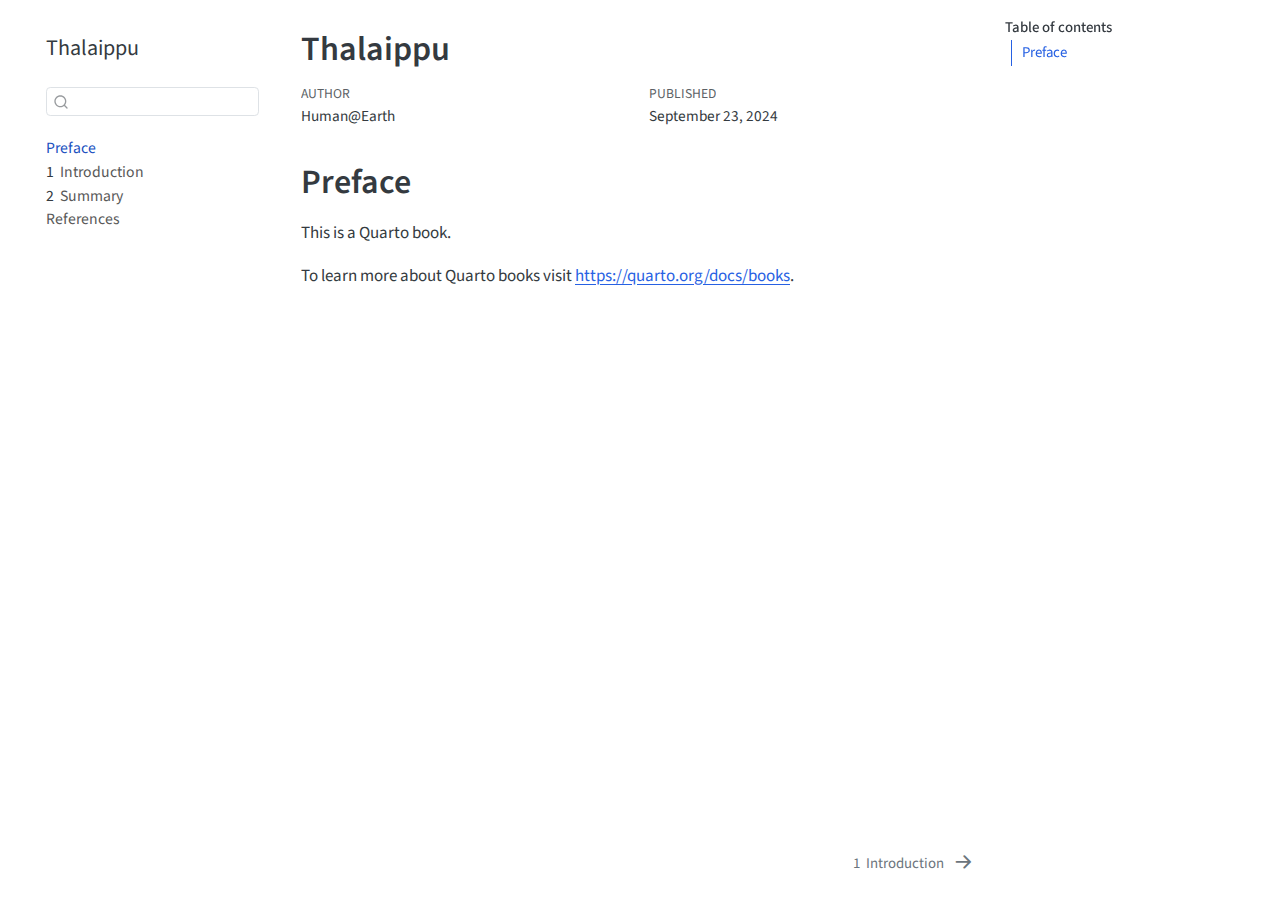
<file: 1/_book/index.html>
<!DOCTYPE html>
<html xmlns="http://www.w3.org/1999/xhtml" lang="en" xml:lang="en"><head>

<meta charset="utf-8">
<meta name="generator" content="quarto-1.5.57">

<meta name="viewport" content="width=device-width, initial-scale=1.0, user-scalable=yes">

<meta name="author" content="Human@Earth">
<meta name="dcterms.date" content="2024-09-23">

<title>Thalaippu</title>
<style>
code{white-space: pre-wrap;}
span.smallcaps{font-variant: small-caps;}
div.columns{display: flex; gap: min(4vw, 1.5em);}
div.column{flex: auto; overflow-x: auto;}
div.hanging-indent{margin-left: 1.5em; text-indent: -1.5em;}
ul.task-list{list-style: none;}
ul.task-list li input[type="checkbox"] {
  width: 0.8em;
  margin: 0 0.8em 0.2em -1em; /* quarto-specific, see https://github.com/quarto-dev/quarto-cli/issues/4556 */ 
  vertical-align: middle;
}
</style>


<script src="site_libs/quarto-nav/quarto-nav.js"></script>
<script src="site_libs/quarto-nav/headroom.min.js"></script>
<script src="site_libs/clipboard/clipboard.min.js"></script>
<script src="site_libs/quarto-search/autocomplete.umd.js"></script>
<script src="site_libs/quarto-search/fuse.min.js"></script>
<script src="site_libs/quarto-search/quarto-search.js"></script>
<meta name="quarto:offset" content="./">
<link href="./intro.html" rel="next">
<script src="site_libs/quarto-html/quarto.js"></script>
<script src="site_libs/quarto-html/popper.min.js"></script>
<script src="site_libs/quarto-html/tippy.umd.min.js"></script>
<script src="site_libs/quarto-html/anchor.min.js"></script>
<link href="site_libs/quarto-html/tippy.css" rel="stylesheet">
<link href="site_libs/quarto-html/quarto-syntax-highlighting.css" rel="stylesheet" id="quarto-text-highlighting-styles">
<script src="site_libs/bootstrap/bootstrap.min.js"></script>
<link href="site_libs/bootstrap/bootstrap-icons.css" rel="stylesheet">
<link href="site_libs/bootstrap/bootstrap.min.css" rel="stylesheet" id="quarto-bootstrap" data-mode="light">
<script id="quarto-search-options" type="application/json">{
  "location": "sidebar",
  "copy-button": false,
  "collapse-after": 3,
  "panel-placement": "start",
  "type": "textbox",
  "limit": 50,
  "keyboard-shortcut": [
    "f",
    "/",
    "s"
  ],
  "show-item-context": false,
  "language": {
    "search-no-results-text": "No results",
    "search-matching-documents-text": "matching documents",
    "search-copy-link-title": "Copy link to search",
    "search-hide-matches-text": "Hide additional matches",
    "search-more-match-text": "more match in this document",
    "search-more-matches-text": "more matches in this document",
    "search-clear-button-title": "Clear",
    "search-text-placeholder": "",
    "search-detached-cancel-button-title": "Cancel",
    "search-submit-button-title": "Submit",
    "search-label": "Search"
  }
}</script>


</head>

<body class="nav-sidebar floating">

<div id="quarto-search-results"></div>
  <header id="quarto-header" class="headroom fixed-top">
  <nav class="quarto-secondary-nav">
    <div class="container-fluid d-flex">
      <button type="button" class="quarto-btn-toggle btn" data-bs-toggle="collapse" role="button" data-bs-target=".quarto-sidebar-collapse-item" aria-controls="quarto-sidebar" aria-expanded="false" aria-label="Toggle sidebar navigation" onclick="if (window.quartoToggleHeadroom) { window.quartoToggleHeadroom(); }">
        <i class="bi bi-layout-text-sidebar-reverse"></i>
      </button>
        <nav class="quarto-page-breadcrumbs" aria-label="breadcrumb"><ol class="breadcrumb"><li class="breadcrumb-item"><a href="./index.html">Preface</a></li></ol></nav>
        <a class="flex-grow-1" role="navigation" data-bs-toggle="collapse" data-bs-target=".quarto-sidebar-collapse-item" aria-controls="quarto-sidebar" aria-expanded="false" aria-label="Toggle sidebar navigation" onclick="if (window.quartoToggleHeadroom) { window.quartoToggleHeadroom(); }">      
        </a>
      <button type="button" class="btn quarto-search-button" aria-label="Search" onclick="window.quartoOpenSearch();">
        <i class="bi bi-search"></i>
      </button>
    </div>
  </nav>
</header>
<!-- content -->
<div id="quarto-content" class="quarto-container page-columns page-rows-contents page-layout-article">
<!-- sidebar -->
  <nav id="quarto-sidebar" class="sidebar collapse collapse-horizontal quarto-sidebar-collapse-item sidebar-navigation floating overflow-auto">
    <div class="pt-lg-2 mt-2 text-left sidebar-header">
    <div class="sidebar-title mb-0 py-0">
      <a href="./">Thalaippu</a> 
    </div>
      </div>
        <div class="mt-2 flex-shrink-0 align-items-center">
        <div class="sidebar-search">
        <div id="quarto-search" class="" title="Search"></div>
        </div>
        </div>
    <div class="sidebar-menu-container"> 
    <ul class="list-unstyled mt-1">
        <li class="sidebar-item">
  <div class="sidebar-item-container"> 
  <a href="./index.html" class="sidebar-item-text sidebar-link active">
 <span class="menu-text">Preface</span></a>
  </div>
</li>
        <li class="sidebar-item">
  <div class="sidebar-item-container"> 
  <a href="./intro.html" class="sidebar-item-text sidebar-link">
 <span class="menu-text"><span class="chapter-number">1</span>&nbsp; <span class="chapter-title">Introduction</span></span></a>
  </div>
</li>
        <li class="sidebar-item">
  <div class="sidebar-item-container"> 
  <a href="./summary.html" class="sidebar-item-text sidebar-link">
 <span class="menu-text"><span class="chapter-number">2</span>&nbsp; <span class="chapter-title">Summary</span></span></a>
  </div>
</li>
        <li class="sidebar-item">
  <div class="sidebar-item-container"> 
  <a href="./references.html" class="sidebar-item-text sidebar-link">
 <span class="menu-text">References</span></a>
  </div>
</li>
    </ul>
    </div>
</nav>
<div id="quarto-sidebar-glass" class="quarto-sidebar-collapse-item" data-bs-toggle="collapse" data-bs-target=".quarto-sidebar-collapse-item"></div>
<!-- margin-sidebar -->
    <div id="quarto-margin-sidebar" class="sidebar margin-sidebar">
        <nav id="TOC" role="doc-toc" class="toc-active">
    <h2 id="toc-title">Table of contents</h2>
   
  <ul>
  <li><a href="#preface" id="toc-preface" class="nav-link active" data-scroll-target="#preface">Preface</a></li>
  </ul>
</nav>
    </div>
<!-- main -->
<main class="content" id="quarto-document-content">

<header id="title-block-header" class="quarto-title-block default">
<div class="quarto-title">
<h1 class="title">Thalaippu</h1>
</div>



<div class="quarto-title-meta">

    <div>
    <div class="quarto-title-meta-heading">Author</div>
    <div class="quarto-title-meta-contents">
             <p>Human@Earth </p>
          </div>
  </div>
    
    <div>
    <div class="quarto-title-meta-heading">Published</div>
    <div class="quarto-title-meta-contents">
      <p class="date">September 23, 2024</p>
    </div>
  </div>
  
    
  </div>
  


</header>


<section id="preface" class="level1 unnumbered">
<h1 class="unnumbered">Preface</h1>
<p>This is a Quarto book.</p>
<p>To learn more about Quarto books visit <a href="https://quarto.org/docs/books" class="uri">https://quarto.org/docs/books</a>.</p>


</section>

</main> <!-- /main -->
<script id="quarto-html-after-body" type="application/javascript">
window.document.addEventListener("DOMContentLoaded", function (event) {
  const toggleBodyColorMode = (bsSheetEl) => {
    const mode = bsSheetEl.getAttribute("data-mode");
    const bodyEl = window.document.querySelector("body");
    if (mode === "dark") {
      bodyEl.classList.add("quarto-dark");
      bodyEl.classList.remove("quarto-light");
    } else {
      bodyEl.classList.add("quarto-light");
      bodyEl.classList.remove("quarto-dark");
    }
  }
  const toggleBodyColorPrimary = () => {
    const bsSheetEl = window.document.querySelector("link#quarto-bootstrap");
    if (bsSheetEl) {
      toggleBodyColorMode(bsSheetEl);
    }
  }
  toggleBodyColorPrimary();  
  const icon = "";
  const anchorJS = new window.AnchorJS();
  anchorJS.options = {
    placement: 'right',
    icon: icon
  };
  anchorJS.add('.anchored');
  const isCodeAnnotation = (el) => {
    for (const clz of el.classList) {
      if (clz.startsWith('code-annotation-')) {                     
        return true;
      }
    }
    return false;
  }
  const onCopySuccess = function(e) {
    // button target
    const button = e.trigger;
    // don't keep focus
    button.blur();
    // flash "checked"
    button.classList.add('code-copy-button-checked');
    var currentTitle = button.getAttribute("title");
    button.setAttribute("title", "Copied!");
    let tooltip;
    if (window.bootstrap) {
      button.setAttribute("data-bs-toggle", "tooltip");
      button.setAttribute("data-bs-placement", "left");
      button.setAttribute("data-bs-title", "Copied!");
      tooltip = new bootstrap.Tooltip(button, 
        { trigger: "manual", 
          customClass: "code-copy-button-tooltip",
          offset: [0, -8]});
      tooltip.show();    
    }
    setTimeout(function() {
      if (tooltip) {
        tooltip.hide();
        button.removeAttribute("data-bs-title");
        button.removeAttribute("data-bs-toggle");
        button.removeAttribute("data-bs-placement");
      }
      button.setAttribute("title", currentTitle);
      button.classList.remove('code-copy-button-checked');
    }, 1000);
    // clear code selection
    e.clearSelection();
  }
  const getTextToCopy = function(trigger) {
      const codeEl = trigger.previousElementSibling.cloneNode(true);
      for (const childEl of codeEl.children) {
        if (isCodeAnnotation(childEl)) {
          childEl.remove();
        }
      }
      return codeEl.innerText;
  }
  const clipboard = new window.ClipboardJS('.code-copy-button:not([data-in-quarto-modal])', {
    text: getTextToCopy
  });
  clipboard.on('success', onCopySuccess);
  if (window.document.getElementById('quarto-embedded-source-code-modal')) {
    // For code content inside modals, clipBoardJS needs to be initialized with a container option
    // TODO: Check when it could be a function (https://github.com/zenorocha/clipboard.js/issues/860)
    const clipboardModal = new window.ClipboardJS('.code-copy-button[data-in-quarto-modal]', {
      text: getTextToCopy,
      container: window.document.getElementById('quarto-embedded-source-code-modal')
    });
    clipboardModal.on('success', onCopySuccess);
  }
    var localhostRegex = new RegExp(/^(?:http|https):\/\/localhost\:?[0-9]*\//);
    var mailtoRegex = new RegExp(/^mailto:/);
      var filterRegex = new RegExp('/' + window.location.host + '/');
    var isInternal = (href) => {
        return filterRegex.test(href) || localhostRegex.test(href) || mailtoRegex.test(href);
    }
    // Inspect non-navigation links and adorn them if external
 	var links = window.document.querySelectorAll('a[href]:not(.nav-link):not(.navbar-brand):not(.toc-action):not(.sidebar-link):not(.sidebar-item-toggle):not(.pagination-link):not(.no-external):not([aria-hidden]):not(.dropdown-item):not(.quarto-navigation-tool):not(.about-link)');
    for (var i=0; i<links.length; i++) {
      const link = links[i];
      if (!isInternal(link.href)) {
        // undo the damage that might have been done by quarto-nav.js in the case of
        // links that we want to consider external
        if (link.dataset.originalHref !== undefined) {
          link.href = link.dataset.originalHref;
        }
      }
    }
  function tippyHover(el, contentFn, onTriggerFn, onUntriggerFn) {
    const config = {
      allowHTML: true,
      maxWidth: 500,
      delay: 100,
      arrow: false,
      appendTo: function(el) {
          return el.parentElement;
      },
      interactive: true,
      interactiveBorder: 10,
      theme: 'quarto',
      placement: 'bottom-start',
    };
    if (contentFn) {
      config.content = contentFn;
    }
    if (onTriggerFn) {
      config.onTrigger = onTriggerFn;
    }
    if (onUntriggerFn) {
      config.onUntrigger = onUntriggerFn;
    }
    window.tippy(el, config); 
  }
  const noterefs = window.document.querySelectorAll('a[role="doc-noteref"]');
  for (var i=0; i<noterefs.length; i++) {
    const ref = noterefs[i];
    tippyHover(ref, function() {
      // use id or data attribute instead here
      let href = ref.getAttribute('data-footnote-href') || ref.getAttribute('href');
      try { href = new URL(href).hash; } catch {}
      const id = href.replace(/^#\/?/, "");
      const note = window.document.getElementById(id);
      if (note) {
        return note.innerHTML;
      } else {
        return "";
      }
    });
  }
  const xrefs = window.document.querySelectorAll('a.quarto-xref');
  const processXRef = (id, note) => {
    // Strip column container classes
    const stripColumnClz = (el) => {
      el.classList.remove("page-full", "page-columns");
      if (el.children) {
        for (const child of el.children) {
          stripColumnClz(child);
        }
      }
    }
    stripColumnClz(note)
    if (id === null || id.startsWith('sec-')) {
      // Special case sections, only their first couple elements
      const container = document.createElement("div");
      if (note.children && note.children.length > 2) {
        container.appendChild(note.children[0].cloneNode(true));
        for (let i = 1; i < note.children.length; i++) {
          const child = note.children[i];
          if (child.tagName === "P" && child.innerText === "") {
            continue;
          } else {
            container.appendChild(child.cloneNode(true));
            break;
          }
        }
        if (window.Quarto?.typesetMath) {
          window.Quarto.typesetMath(container);
        }
        return container.innerHTML
      } else {
        if (window.Quarto?.typesetMath) {
          window.Quarto.typesetMath(note);
        }
        return note.innerHTML;
      }
    } else {
      // Remove any anchor links if they are present
      const anchorLink = note.querySelector('a.anchorjs-link');
      if (anchorLink) {
        anchorLink.remove();
      }
      if (window.Quarto?.typesetMath) {
        window.Quarto.typesetMath(note);
      }
      // TODO in 1.5, we should make sure this works without a callout special case
      if (note.classList.contains("callout")) {
        return note.outerHTML;
      } else {
        return note.innerHTML;
      }
    }
  }
  for (var i=0; i<xrefs.length; i++) {
    const xref = xrefs[i];
    tippyHover(xref, undefined, function(instance) {
      instance.disable();
      let url = xref.getAttribute('href');
      let hash = undefined; 
      if (url.startsWith('#')) {
        hash = url;
      } else {
        try { hash = new URL(url).hash; } catch {}
      }
      if (hash) {
        const id = hash.replace(/^#\/?/, "");
        const note = window.document.getElementById(id);
        if (note !== null) {
          try {
            const html = processXRef(id, note.cloneNode(true));
            instance.setContent(html);
          } finally {
            instance.enable();
            instance.show();
          }
        } else {
          // See if we can fetch this
          fetch(url.split('#')[0])
          .then(res => res.text())
          .then(html => {
            const parser = new DOMParser();
            const htmlDoc = parser.parseFromString(html, "text/html");
            const note = htmlDoc.getElementById(id);
            if (note !== null) {
              const html = processXRef(id, note);
              instance.setContent(html);
            } 
          }).finally(() => {
            instance.enable();
            instance.show();
          });
        }
      } else {
        // See if we can fetch a full url (with no hash to target)
        // This is a special case and we should probably do some content thinning / targeting
        fetch(url)
        .then(res => res.text())
        .then(html => {
          const parser = new DOMParser();
          const htmlDoc = parser.parseFromString(html, "text/html");
          const note = htmlDoc.querySelector('main.content');
          if (note !== null) {
            // This should only happen for chapter cross references
            // (since there is no id in the URL)
            // remove the first header
            if (note.children.length > 0 && note.children[0].tagName === "HEADER") {
              note.children[0].remove();
            }
            const html = processXRef(null, note);
            instance.setContent(html);
          } 
        }).finally(() => {
          instance.enable();
          instance.show();
        });
      }
    }, function(instance) {
    });
  }
      let selectedAnnoteEl;
      const selectorForAnnotation = ( cell, annotation) => {
        let cellAttr = 'data-code-cell="' + cell + '"';
        let lineAttr = 'data-code-annotation="' +  annotation + '"';
        const selector = 'span[' + cellAttr + '][' + lineAttr + ']';
        return selector;
      }
      const selectCodeLines = (annoteEl) => {
        const doc = window.document;
        const targetCell = annoteEl.getAttribute("data-target-cell");
        const targetAnnotation = annoteEl.getAttribute("data-target-annotation");
        const annoteSpan = window.document.querySelector(selectorForAnnotation(targetCell, targetAnnotation));
        const lines = annoteSpan.getAttribute("data-code-lines").split(",");
        const lineIds = lines.map((line) => {
          return targetCell + "-" + line;
        })
        let top = null;
        let height = null;
        let parent = null;
        if (lineIds.length > 0) {
            //compute the position of the single el (top and bottom and make a div)
            const el = window.document.getElementById(lineIds[0]);
            top = el.offsetTop;
            height = el.offsetHeight;
            parent = el.parentElement.parentElement;
          if (lineIds.length > 1) {
            const lastEl = window.document.getElementById(lineIds[lineIds.length - 1]);
            const bottom = lastEl.offsetTop + lastEl.offsetHeight;
            height = bottom - top;
          }
          if (top !== null && height !== null && parent !== null) {
            // cook up a div (if necessary) and position it 
            let div = window.document.getElementById("code-annotation-line-highlight");
            if (div === null) {
              div = window.document.createElement("div");
              div.setAttribute("id", "code-annotation-line-highlight");
              div.style.position = 'absolute';
              parent.appendChild(div);
            }
            div.style.top = top - 2 + "px";
            div.style.height = height + 4 + "px";
            div.style.left = 0;
            let gutterDiv = window.document.getElementById("code-annotation-line-highlight-gutter");
            if (gutterDiv === null) {
              gutterDiv = window.document.createElement("div");
              gutterDiv.setAttribute("id", "code-annotation-line-highlight-gutter");
              gutterDiv.style.position = 'absolute';
              const codeCell = window.document.getElementById(targetCell);
              const gutter = codeCell.querySelector('.code-annotation-gutter');
              gutter.appendChild(gutterDiv);
            }
            gutterDiv.style.top = top - 2 + "px";
            gutterDiv.style.height = height + 4 + "px";
          }
          selectedAnnoteEl = annoteEl;
        }
      };
      const unselectCodeLines = () => {
        const elementsIds = ["code-annotation-line-highlight", "code-annotation-line-highlight-gutter"];
        elementsIds.forEach((elId) => {
          const div = window.document.getElementById(elId);
          if (div) {
            div.remove();
          }
        });
        selectedAnnoteEl = undefined;
      };
        // Handle positioning of the toggle
    window.addEventListener(
      "resize",
      throttle(() => {
        elRect = undefined;
        if (selectedAnnoteEl) {
          selectCodeLines(selectedAnnoteEl);
        }
      }, 10)
    );
    function throttle(fn, ms) {
    let throttle = false;
    let timer;
      return (...args) => {
        if(!throttle) { // first call gets through
            fn.apply(this, args);
            throttle = true;
        } else { // all the others get throttled
            if(timer) clearTimeout(timer); // cancel #2
            timer = setTimeout(() => {
              fn.apply(this, args);
              timer = throttle = false;
            }, ms);
        }
      };
    }
      // Attach click handler to the DT
      const annoteDls = window.document.querySelectorAll('dt[data-target-cell]');
      for (const annoteDlNode of annoteDls) {
        annoteDlNode.addEventListener('click', (event) => {
          const clickedEl = event.target;
          if (clickedEl !== selectedAnnoteEl) {
            unselectCodeLines();
            const activeEl = window.document.querySelector('dt[data-target-cell].code-annotation-active');
            if (activeEl) {
              activeEl.classList.remove('code-annotation-active');
            }
            selectCodeLines(clickedEl);
            clickedEl.classList.add('code-annotation-active');
          } else {
            // Unselect the line
            unselectCodeLines();
            clickedEl.classList.remove('code-annotation-active');
          }
        });
      }
  const findCites = (el) => {
    const parentEl = el.parentElement;
    if (parentEl) {
      const cites = parentEl.dataset.cites;
      if (cites) {
        return {
          el,
          cites: cites.split(' ')
        };
      } else {
        return findCites(el.parentElement)
      }
    } else {
      return undefined;
    }
  };
  var bibliorefs = window.document.querySelectorAll('a[role="doc-biblioref"]');
  for (var i=0; i<bibliorefs.length; i++) {
    const ref = bibliorefs[i];
    const citeInfo = findCites(ref);
    if (citeInfo) {
      tippyHover(citeInfo.el, function() {
        var popup = window.document.createElement('div');
        citeInfo.cites.forEach(function(cite) {
          var citeDiv = window.document.createElement('div');
          citeDiv.classList.add('hanging-indent');
          citeDiv.classList.add('csl-entry');
          var biblioDiv = window.document.getElementById('ref-' + cite);
          if (biblioDiv) {
            citeDiv.innerHTML = biblioDiv.innerHTML;
          }
          popup.appendChild(citeDiv);
        });
        return popup.innerHTML;
      });
    }
  }
});
</script>
<nav class="page-navigation">
  <div class="nav-page nav-page-previous">
  </div>
  <div class="nav-page nav-page-next">
      <a href="./intro.html" class="pagination-link" aria-label="Introduction">
        <span class="nav-page-text"><span class="chapter-number">1</span>&nbsp; <span class="chapter-title">Introduction</span></span> <i class="bi bi-arrow-right-short"></i>
      </a>
  </div>
</nav>
</div> <!-- /content -->




</body></html>
</file>
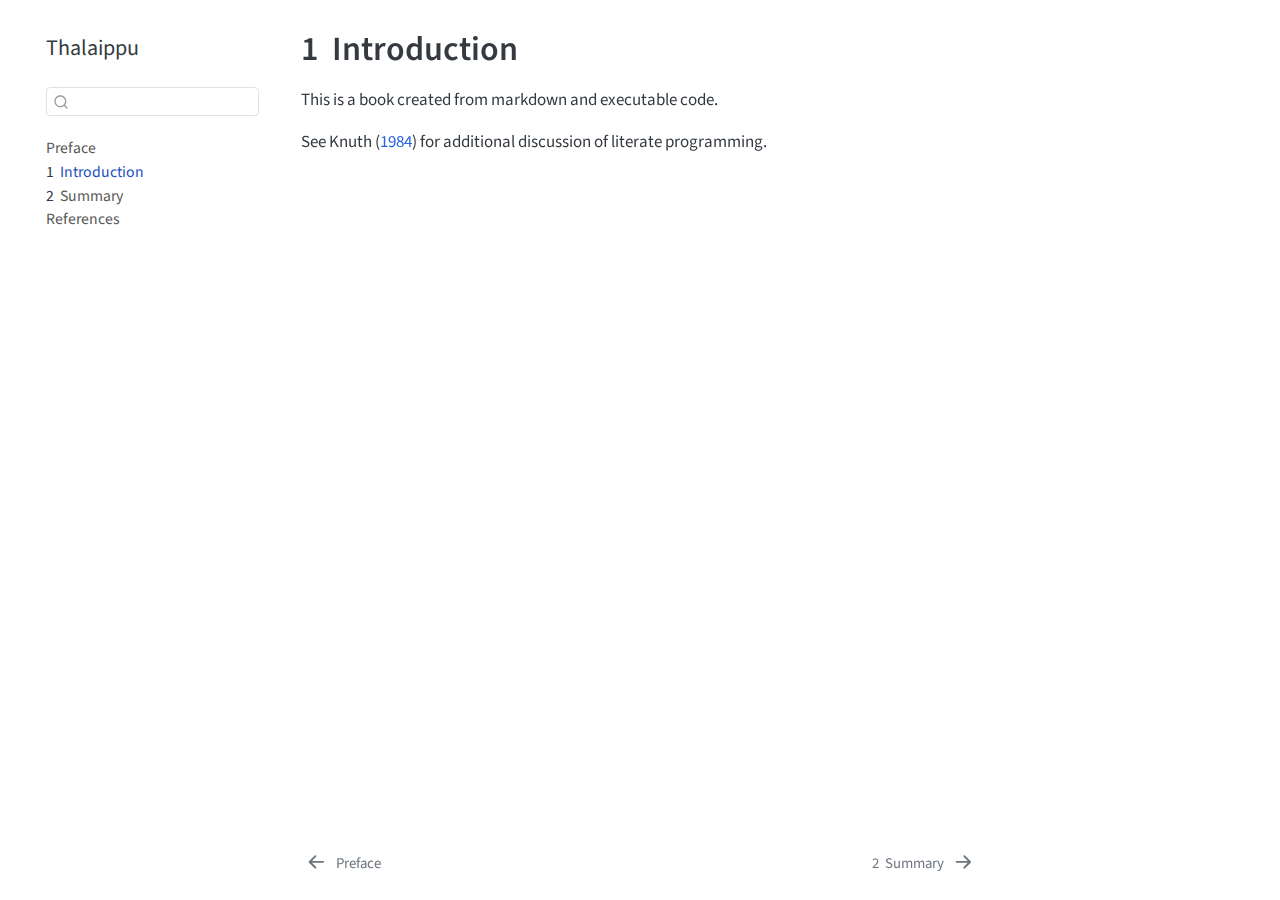
<file: 1/_book/intro.html>
<!DOCTYPE html>
<html xmlns="http://www.w3.org/1999/xhtml" lang="en" xml:lang="en"><head>

<meta charset="utf-8">
<meta name="generator" content="quarto-1.5.57">

<meta name="viewport" content="width=device-width, initial-scale=1.0, user-scalable=yes">


<title>1&nbsp; Introduction – Thalaippu</title>
<style>
code{white-space: pre-wrap;}
span.smallcaps{font-variant: small-caps;}
div.columns{display: flex; gap: min(4vw, 1.5em);}
div.column{flex: auto; overflow-x: auto;}
div.hanging-indent{margin-left: 1.5em; text-indent: -1.5em;}
ul.task-list{list-style: none;}
ul.task-list li input[type="checkbox"] {
  width: 0.8em;
  margin: 0 0.8em 0.2em -1em; /* quarto-specific, see https://github.com/quarto-dev/quarto-cli/issues/4556 */ 
  vertical-align: middle;
}
/* CSS for citations */
div.csl-bib-body { }
div.csl-entry {
  clear: both;
  margin-bottom: 0em;
}
.hanging-indent div.csl-entry {
  margin-left:2em;
  text-indent:-2em;
}
div.csl-left-margin {
  min-width:2em;
  float:left;
}
div.csl-right-inline {
  margin-left:2em;
  padding-left:1em;
}
div.csl-indent {
  margin-left: 2em;
}</style>


<script src="site_libs/quarto-nav/quarto-nav.js"></script>
<script src="site_libs/quarto-nav/headroom.min.js"></script>
<script src="site_libs/clipboard/clipboard.min.js"></script>
<script src="site_libs/quarto-search/autocomplete.umd.js"></script>
<script src="site_libs/quarto-search/fuse.min.js"></script>
<script src="site_libs/quarto-search/quarto-search.js"></script>
<meta name="quarto:offset" content="./">
<link href="./summary.html" rel="next">
<link href="./index.html" rel="prev">
<script src="site_libs/quarto-html/quarto.js"></script>
<script src="site_libs/quarto-html/popper.min.js"></script>
<script src="site_libs/quarto-html/tippy.umd.min.js"></script>
<script src="site_libs/quarto-html/anchor.min.js"></script>
<link href="site_libs/quarto-html/tippy.css" rel="stylesheet">
<link href="site_libs/quarto-html/quarto-syntax-highlighting.css" rel="stylesheet" id="quarto-text-highlighting-styles">
<script src="site_libs/bootstrap/bootstrap.min.js"></script>
<link href="site_libs/bootstrap/bootstrap-icons.css" rel="stylesheet">
<link href="site_libs/bootstrap/bootstrap.min.css" rel="stylesheet" id="quarto-bootstrap" data-mode="light">
<script id="quarto-search-options" type="application/json">{
  "location": "sidebar",
  "copy-button": false,
  "collapse-after": 3,
  "panel-placement": "start",
  "type": "textbox",
  "limit": 50,
  "keyboard-shortcut": [
    "f",
    "/",
    "s"
  ],
  "show-item-context": false,
  "language": {
    "search-no-results-text": "No results",
    "search-matching-documents-text": "matching documents",
    "search-copy-link-title": "Copy link to search",
    "search-hide-matches-text": "Hide additional matches",
    "search-more-match-text": "more match in this document",
    "search-more-matches-text": "more matches in this document",
    "search-clear-button-title": "Clear",
    "search-text-placeholder": "",
    "search-detached-cancel-button-title": "Cancel",
    "search-submit-button-title": "Submit",
    "search-label": "Search"
  }
}</script>


</head>

<body class="nav-sidebar floating">

<div id="quarto-search-results"></div>
  <header id="quarto-header" class="headroom fixed-top">
  <nav class="quarto-secondary-nav">
    <div class="container-fluid d-flex">
      <button type="button" class="quarto-btn-toggle btn" data-bs-toggle="collapse" role="button" data-bs-target=".quarto-sidebar-collapse-item" aria-controls="quarto-sidebar" aria-expanded="false" aria-label="Toggle sidebar navigation" onclick="if (window.quartoToggleHeadroom) { window.quartoToggleHeadroom(); }">
        <i class="bi bi-layout-text-sidebar-reverse"></i>
      </button>
        <nav class="quarto-page-breadcrumbs" aria-label="breadcrumb"><ol class="breadcrumb"><li class="breadcrumb-item"><a href="./intro.html"><span class="chapter-number">1</span>&nbsp; <span class="chapter-title">Introduction</span></a></li></ol></nav>
        <a class="flex-grow-1" role="navigation" data-bs-toggle="collapse" data-bs-target=".quarto-sidebar-collapse-item" aria-controls="quarto-sidebar" aria-expanded="false" aria-label="Toggle sidebar navigation" onclick="if (window.quartoToggleHeadroom) { window.quartoToggleHeadroom(); }">      
        </a>
      <button type="button" class="btn quarto-search-button" aria-label="Search" onclick="window.quartoOpenSearch();">
        <i class="bi bi-search"></i>
      </button>
    </div>
  </nav>
</header>
<!-- content -->
<div id="quarto-content" class="quarto-container page-columns page-rows-contents page-layout-article">
<!-- sidebar -->
  <nav id="quarto-sidebar" class="sidebar collapse collapse-horizontal quarto-sidebar-collapse-item sidebar-navigation floating overflow-auto">
    <div class="pt-lg-2 mt-2 text-left sidebar-header">
    <div class="sidebar-title mb-0 py-0">
      <a href="./">Thalaippu</a> 
    </div>
      </div>
        <div class="mt-2 flex-shrink-0 align-items-center">
        <div class="sidebar-search">
        <div id="quarto-search" class="" title="Search"></div>
        </div>
        </div>
    <div class="sidebar-menu-container"> 
    <ul class="list-unstyled mt-1">
        <li class="sidebar-item">
  <div class="sidebar-item-container"> 
  <a href="./index.html" class="sidebar-item-text sidebar-link">
 <span class="menu-text">Preface</span></a>
  </div>
</li>
        <li class="sidebar-item">
  <div class="sidebar-item-container"> 
  <a href="./intro.html" class="sidebar-item-text sidebar-link active">
 <span class="menu-text"><span class="chapter-number">1</span>&nbsp; <span class="chapter-title">Introduction</span></span></a>
  </div>
</li>
        <li class="sidebar-item">
  <div class="sidebar-item-container"> 
  <a href="./summary.html" class="sidebar-item-text sidebar-link">
 <span class="menu-text"><span class="chapter-number">2</span>&nbsp; <span class="chapter-title">Summary</span></span></a>
  </div>
</li>
        <li class="sidebar-item">
  <div class="sidebar-item-container"> 
  <a href="./references.html" class="sidebar-item-text sidebar-link">
 <span class="menu-text">References</span></a>
  </div>
</li>
    </ul>
    </div>
</nav>
<div id="quarto-sidebar-glass" class="quarto-sidebar-collapse-item" data-bs-toggle="collapse" data-bs-target=".quarto-sidebar-collapse-item"></div>
<!-- margin-sidebar -->
    <div id="quarto-margin-sidebar" class="sidebar margin-sidebar zindex-bottom">
        
    </div>
<!-- main -->
<main class="content" id="quarto-document-content">

<header id="title-block-header" class="quarto-title-block default">
<div class="quarto-title">
<h1 class="title"><span class="chapter-number">1</span>&nbsp; <span class="chapter-title">Introduction</span></h1>
</div>



<div class="quarto-title-meta">

    
  
    
  </div>
  


</header>


<p>This is a book created from markdown and executable code.</p>
<p>See <span class="citation" data-cites="knuth84">Knuth (<a href="references.html#ref-knuth84" role="doc-biblioref">1984</a>)</span> for additional discussion of literate programming.</p>


<div id="refs" class="references csl-bib-body hanging-indent" data-entry-spacing="0" role="list" style="display: none">
<div id="ref-knuth84" class="csl-entry" role="listitem">
Knuth, Donald E. 1984. <span>“Literate Programming.”</span> <em>Comput. J.</em> 27 (2): 97–111. <a href="https://doi.org/10.1093/comjnl/27.2.97">https://doi.org/10.1093/comjnl/27.2.97</a>.
</div>
</div>

</main> <!-- /main -->
<script id="quarto-html-after-body" type="application/javascript">
window.document.addEventListener("DOMContentLoaded", function (event) {
  const toggleBodyColorMode = (bsSheetEl) => {
    const mode = bsSheetEl.getAttribute("data-mode");
    const bodyEl = window.document.querySelector("body");
    if (mode === "dark") {
      bodyEl.classList.add("quarto-dark");
      bodyEl.classList.remove("quarto-light");
    } else {
      bodyEl.classList.add("quarto-light");
      bodyEl.classList.remove("quarto-dark");
    }
  }
  const toggleBodyColorPrimary = () => {
    const bsSheetEl = window.document.querySelector("link#quarto-bootstrap");
    if (bsSheetEl) {
      toggleBodyColorMode(bsSheetEl);
    }
  }
  toggleBodyColorPrimary();  
  const icon = "";
  const anchorJS = new window.AnchorJS();
  anchorJS.options = {
    placement: 'right',
    icon: icon
  };
  anchorJS.add('.anchored');
  const isCodeAnnotation = (el) => {
    for (const clz of el.classList) {
      if (clz.startsWith('code-annotation-')) {                     
        return true;
      }
    }
    return false;
  }
  const onCopySuccess = function(e) {
    // button target
    const button = e.trigger;
    // don't keep focus
    button.blur();
    // flash "checked"
    button.classList.add('code-copy-button-checked');
    var currentTitle = button.getAttribute("title");
    button.setAttribute("title", "Copied!");
    let tooltip;
    if (window.bootstrap) {
      button.setAttribute("data-bs-toggle", "tooltip");
      button.setAttribute("data-bs-placement", "left");
      button.setAttribute("data-bs-title", "Copied!");
      tooltip = new bootstrap.Tooltip(button, 
        { trigger: "manual", 
          customClass: "code-copy-button-tooltip",
          offset: [0, -8]});
      tooltip.show();    
    }
    setTimeout(function() {
      if (tooltip) {
        tooltip.hide();
        button.removeAttribute("data-bs-title");
        button.removeAttribute("data-bs-toggle");
        button.removeAttribute("data-bs-placement");
      }
      button.setAttribute("title", currentTitle);
      button.classList.remove('code-copy-button-checked');
    }, 1000);
    // clear code selection
    e.clearSelection();
  }
  const getTextToCopy = function(trigger) {
      const codeEl = trigger.previousElementSibling.cloneNode(true);
      for (const childEl of codeEl.children) {
        if (isCodeAnnotation(childEl)) {
          childEl.remove();
        }
      }
      return codeEl.innerText;
  }
  const clipboard = new window.ClipboardJS('.code-copy-button:not([data-in-quarto-modal])', {
    text: getTextToCopy
  });
  clipboard.on('success', onCopySuccess);
  if (window.document.getElementById('quarto-embedded-source-code-modal')) {
    // For code content inside modals, clipBoardJS needs to be initialized with a container option
    // TODO: Check when it could be a function (https://github.com/zenorocha/clipboard.js/issues/860)
    const clipboardModal = new window.ClipboardJS('.code-copy-button[data-in-quarto-modal]', {
      text: getTextToCopy,
      container: window.document.getElementById('quarto-embedded-source-code-modal')
    });
    clipboardModal.on('success', onCopySuccess);
  }
    var localhostRegex = new RegExp(/^(?:http|https):\/\/localhost\:?[0-9]*\//);
    var mailtoRegex = new RegExp(/^mailto:/);
      var filterRegex = new RegExp('/' + window.location.host + '/');
    var isInternal = (href) => {
        return filterRegex.test(href) || localhostRegex.test(href) || mailtoRegex.test(href);
    }
    // Inspect non-navigation links and adorn them if external
 	var links = window.document.querySelectorAll('a[href]:not(.nav-link):not(.navbar-brand):not(.toc-action):not(.sidebar-link):not(.sidebar-item-toggle):not(.pagination-link):not(.no-external):not([aria-hidden]):not(.dropdown-item):not(.quarto-navigation-tool):not(.about-link)');
    for (var i=0; i<links.length; i++) {
      const link = links[i];
      if (!isInternal(link.href)) {
        // undo the damage that might have been done by quarto-nav.js in the case of
        // links that we want to consider external
        if (link.dataset.originalHref !== undefined) {
          link.href = link.dataset.originalHref;
        }
      }
    }
  function tippyHover(el, contentFn, onTriggerFn, onUntriggerFn) {
    const config = {
      allowHTML: true,
      maxWidth: 500,
      delay: 100,
      arrow: false,
      appendTo: function(el) {
          return el.parentElement;
      },
      interactive: true,
      interactiveBorder: 10,
      theme: 'quarto',
      placement: 'bottom-start',
    };
    if (contentFn) {
      config.content = contentFn;
    }
    if (onTriggerFn) {
      config.onTrigger = onTriggerFn;
    }
    if (onUntriggerFn) {
      config.onUntrigger = onUntriggerFn;
    }
    window.tippy(el, config); 
  }
  const noterefs = window.document.querySelectorAll('a[role="doc-noteref"]');
  for (var i=0; i<noterefs.length; i++) {
    const ref = noterefs[i];
    tippyHover(ref, function() {
      // use id or data attribute instead here
      let href = ref.getAttribute('data-footnote-href') || ref.getAttribute('href');
      try { href = new URL(href).hash; } catch {}
      const id = href.replace(/^#\/?/, "");
      const note = window.document.getElementById(id);
      if (note) {
        return note.innerHTML;
      } else {
        return "";
      }
    });
  }
  const xrefs = window.document.querySelectorAll('a.quarto-xref');
  const processXRef = (id, note) => {
    // Strip column container classes
    const stripColumnClz = (el) => {
      el.classList.remove("page-full", "page-columns");
      if (el.children) {
        for (const child of el.children) {
          stripColumnClz(child);
        }
      }
    }
    stripColumnClz(note)
    if (id === null || id.startsWith('sec-')) {
      // Special case sections, only their first couple elements
      const container = document.createElement("div");
      if (note.children && note.children.length > 2) {
        container.appendChild(note.children[0].cloneNode(true));
        for (let i = 1; i < note.children.length; i++) {
          const child = note.children[i];
          if (child.tagName === "P" && child.innerText === "") {
            continue;
          } else {
            container.appendChild(child.cloneNode(true));
            break;
          }
        }
        if (window.Quarto?.typesetMath) {
          window.Quarto.typesetMath(container);
        }
        return container.innerHTML
      } else {
        if (window.Quarto?.typesetMath) {
          window.Quarto.typesetMath(note);
        }
        return note.innerHTML;
      }
    } else {
      // Remove any anchor links if they are present
      const anchorLink = note.querySelector('a.anchorjs-link');
      if (anchorLink) {
        anchorLink.remove();
      }
      if (window.Quarto?.typesetMath) {
        window.Quarto.typesetMath(note);
      }
      // TODO in 1.5, we should make sure this works without a callout special case
      if (note.classList.contains("callout")) {
        return note.outerHTML;
      } else {
        return note.innerHTML;
      }
    }
  }
  for (var i=0; i<xrefs.length; i++) {
    const xref = xrefs[i];
    tippyHover(xref, undefined, function(instance) {
      instance.disable();
      let url = xref.getAttribute('href');
      let hash = undefined; 
      if (url.startsWith('#')) {
        hash = url;
      } else {
        try { hash = new URL(url).hash; } catch {}
      }
      if (hash) {
        const id = hash.replace(/^#\/?/, "");
        const note = window.document.getElementById(id);
        if (note !== null) {
          try {
            const html = processXRef(id, note.cloneNode(true));
            instance.setContent(html);
          } finally {
            instance.enable();
            instance.show();
          }
        } else {
          // See if we can fetch this
          fetch(url.split('#')[0])
          .then(res => res.text())
          .then(html => {
            const parser = new DOMParser();
            const htmlDoc = parser.parseFromString(html, "text/html");
            const note = htmlDoc.getElementById(id);
            if (note !== null) {
              const html = processXRef(id, note);
              instance.setContent(html);
            } 
          }).finally(() => {
            instance.enable();
            instance.show();
          });
        }
      } else {
        // See if we can fetch a full url (with no hash to target)
        // This is a special case and we should probably do some content thinning / targeting
        fetch(url)
        .then(res => res.text())
        .then(html => {
          const parser = new DOMParser();
          const htmlDoc = parser.parseFromString(html, "text/html");
          const note = htmlDoc.querySelector('main.content');
          if (note !== null) {
            // This should only happen for chapter cross references
            // (since there is no id in the URL)
            // remove the first header
            if (note.children.length > 0 && note.children[0].tagName === "HEADER") {
              note.children[0].remove();
            }
            const html = processXRef(null, note);
            instance.setContent(html);
          } 
        }).finally(() => {
          instance.enable();
          instance.show();
        });
      }
    }, function(instance) {
    });
  }
      let selectedAnnoteEl;
      const selectorForAnnotation = ( cell, annotation) => {
        let cellAttr = 'data-code-cell="' + cell + '"';
        let lineAttr = 'data-code-annotation="' +  annotation + '"';
        const selector = 'span[' + cellAttr + '][' + lineAttr + ']';
        return selector;
      }
      const selectCodeLines = (annoteEl) => {
        const doc = window.document;
        const targetCell = annoteEl.getAttribute("data-target-cell");
        const targetAnnotation = annoteEl.getAttribute("data-target-annotation");
        const annoteSpan = window.document.querySelector(selectorForAnnotation(targetCell, targetAnnotation));
        const lines = annoteSpan.getAttribute("data-code-lines").split(",");
        const lineIds = lines.map((line) => {
          return targetCell + "-" + line;
        })
        let top = null;
        let height = null;
        let parent = null;
        if (lineIds.length > 0) {
            //compute the position of the single el (top and bottom and make a div)
            const el = window.document.getElementById(lineIds[0]);
            top = el.offsetTop;
            height = el.offsetHeight;
            parent = el.parentElement.parentElement;
          if (lineIds.length > 1) {
            const lastEl = window.document.getElementById(lineIds[lineIds.length - 1]);
            const bottom = lastEl.offsetTop + lastEl.offsetHeight;
            height = bottom - top;
          }
          if (top !== null && height !== null && parent !== null) {
            // cook up a div (if necessary) and position it 
            let div = window.document.getElementById("code-annotation-line-highlight");
            if (div === null) {
              div = window.document.createElement("div");
              div.setAttribute("id", "code-annotation-line-highlight");
              div.style.position = 'absolute';
              parent.appendChild(div);
            }
            div.style.top = top - 2 + "px";
            div.style.height = height + 4 + "px";
            div.style.left = 0;
            let gutterDiv = window.document.getElementById("code-annotation-line-highlight-gutter");
            if (gutterDiv === null) {
              gutterDiv = window.document.createElement("div");
              gutterDiv.setAttribute("id", "code-annotation-line-highlight-gutter");
              gutterDiv.style.position = 'absolute';
              const codeCell = window.document.getElementById(targetCell);
              const gutter = codeCell.querySelector('.code-annotation-gutter');
              gutter.appendChild(gutterDiv);
            }
            gutterDiv.style.top = top - 2 + "px";
            gutterDiv.style.height = height + 4 + "px";
          }
          selectedAnnoteEl = annoteEl;
        }
      };
      const unselectCodeLines = () => {
        const elementsIds = ["code-annotation-line-highlight", "code-annotation-line-highlight-gutter"];
        elementsIds.forEach((elId) => {
          const div = window.document.getElementById(elId);
          if (div) {
            div.remove();
          }
        });
        selectedAnnoteEl = undefined;
      };
        // Handle positioning of the toggle
    window.addEventListener(
      "resize",
      throttle(() => {
        elRect = undefined;
        if (selectedAnnoteEl) {
          selectCodeLines(selectedAnnoteEl);
        }
      }, 10)
    );
    function throttle(fn, ms) {
    let throttle = false;
    let timer;
      return (...args) => {
        if(!throttle) { // first call gets through
            fn.apply(this, args);
            throttle = true;
        } else { // all the others get throttled
            if(timer) clearTimeout(timer); // cancel #2
            timer = setTimeout(() => {
              fn.apply(this, args);
              timer = throttle = false;
            }, ms);
        }
      };
    }
      // Attach click handler to the DT
      const annoteDls = window.document.querySelectorAll('dt[data-target-cell]');
      for (const annoteDlNode of annoteDls) {
        annoteDlNode.addEventListener('click', (event) => {
          const clickedEl = event.target;
          if (clickedEl !== selectedAnnoteEl) {
            unselectCodeLines();
            const activeEl = window.document.querySelector('dt[data-target-cell].code-annotation-active');
            if (activeEl) {
              activeEl.classList.remove('code-annotation-active');
            }
            selectCodeLines(clickedEl);
            clickedEl.classList.add('code-annotation-active');
          } else {
            // Unselect the line
            unselectCodeLines();
            clickedEl.classList.remove('code-annotation-active');
          }
        });
      }
  const findCites = (el) => {
    const parentEl = el.parentElement;
    if (parentEl) {
      const cites = parentEl.dataset.cites;
      if (cites) {
        return {
          el,
          cites: cites.split(' ')
        };
      } else {
        return findCites(el.parentElement)
      }
    } else {
      return undefined;
    }
  };
  var bibliorefs = window.document.querySelectorAll('a[role="doc-biblioref"]');
  for (var i=0; i<bibliorefs.length; i++) {
    const ref = bibliorefs[i];
    const citeInfo = findCites(ref);
    if (citeInfo) {
      tippyHover(citeInfo.el, function() {
        var popup = window.document.createElement('div');
        citeInfo.cites.forEach(function(cite) {
          var citeDiv = window.document.createElement('div');
          citeDiv.classList.add('hanging-indent');
          citeDiv.classList.add('csl-entry');
          var biblioDiv = window.document.getElementById('ref-' + cite);
          if (biblioDiv) {
            citeDiv.innerHTML = biblioDiv.innerHTML;
          }
          popup.appendChild(citeDiv);
        });
        return popup.innerHTML;
      });
    }
  }
});
</script>
<nav class="page-navigation">
  <div class="nav-page nav-page-previous">
      <a href="./index.html" class="pagination-link" aria-label="Preface">
        <i class="bi bi-arrow-left-short"></i> <span class="nav-page-text">Preface</span>
      </a>          
  </div>
  <div class="nav-page nav-page-next">
      <a href="./summary.html" class="pagination-link" aria-label="Summary">
        <span class="nav-page-text"><span class="chapter-number">2</span>&nbsp; <span class="chapter-title">Summary</span></span> <i class="bi bi-arrow-right-short"></i>
      </a>
  </div>
</nav>
</div> <!-- /content -->




</body></html>
</file>
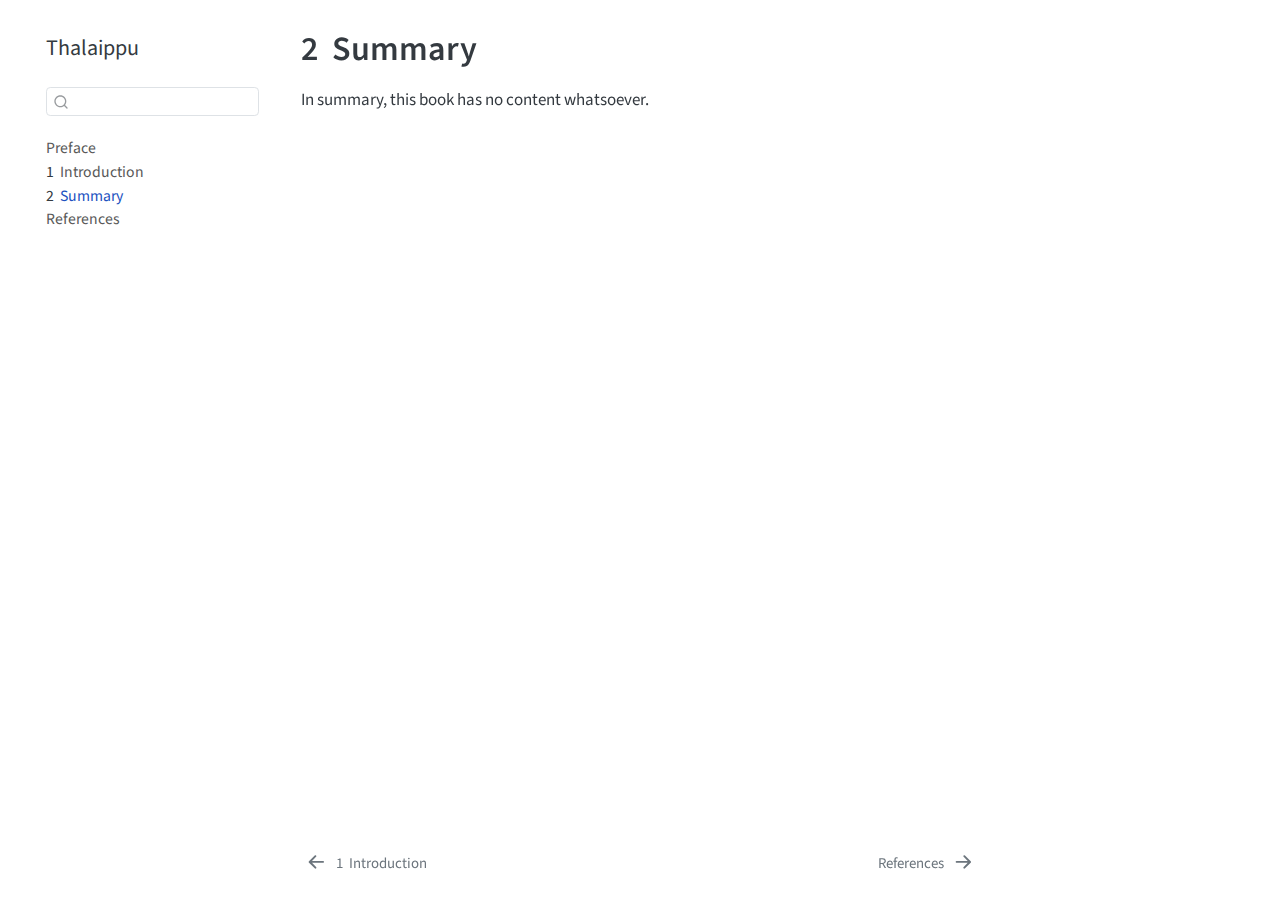
<file: 1/_book/summary.html>
<!DOCTYPE html>
<html xmlns="http://www.w3.org/1999/xhtml" lang="en" xml:lang="en"><head>

<meta charset="utf-8">
<meta name="generator" content="quarto-1.5.57">

<meta name="viewport" content="width=device-width, initial-scale=1.0, user-scalable=yes">


<title>2&nbsp; Summary – Thalaippu</title>
<style>
code{white-space: pre-wrap;}
span.smallcaps{font-variant: small-caps;}
div.columns{display: flex; gap: min(4vw, 1.5em);}
div.column{flex: auto; overflow-x: auto;}
div.hanging-indent{margin-left: 1.5em; text-indent: -1.5em;}
ul.task-list{list-style: none;}
ul.task-list li input[type="checkbox"] {
  width: 0.8em;
  margin: 0 0.8em 0.2em -1em; /* quarto-specific, see https://github.com/quarto-dev/quarto-cli/issues/4556 */ 
  vertical-align: middle;
}
</style>


<script src="site_libs/quarto-nav/quarto-nav.js"></script>
<script src="site_libs/quarto-nav/headroom.min.js"></script>
<script src="site_libs/clipboard/clipboard.min.js"></script>
<script src="site_libs/quarto-search/autocomplete.umd.js"></script>
<script src="site_libs/quarto-search/fuse.min.js"></script>
<script src="site_libs/quarto-search/quarto-search.js"></script>
<meta name="quarto:offset" content="./">
<link href="./references.html" rel="next">
<link href="./intro.html" rel="prev">
<script src="site_libs/quarto-html/quarto.js"></script>
<script src="site_libs/quarto-html/popper.min.js"></script>
<script src="site_libs/quarto-html/tippy.umd.min.js"></script>
<script src="site_libs/quarto-html/anchor.min.js"></script>
<link href="site_libs/quarto-html/tippy.css" rel="stylesheet">
<link href="site_libs/quarto-html/quarto-syntax-highlighting.css" rel="stylesheet" id="quarto-text-highlighting-styles">
<script src="site_libs/bootstrap/bootstrap.min.js"></script>
<link href="site_libs/bootstrap/bootstrap-icons.css" rel="stylesheet">
<link href="site_libs/bootstrap/bootstrap.min.css" rel="stylesheet" id="quarto-bootstrap" data-mode="light">
<script id="quarto-search-options" type="application/json">{
  "location": "sidebar",
  "copy-button": false,
  "collapse-after": 3,
  "panel-placement": "start",
  "type": "textbox",
  "limit": 50,
  "keyboard-shortcut": [
    "f",
    "/",
    "s"
  ],
  "show-item-context": false,
  "language": {
    "search-no-results-text": "No results",
    "search-matching-documents-text": "matching documents",
    "search-copy-link-title": "Copy link to search",
    "search-hide-matches-text": "Hide additional matches",
    "search-more-match-text": "more match in this document",
    "search-more-matches-text": "more matches in this document",
    "search-clear-button-title": "Clear",
    "search-text-placeholder": "",
    "search-detached-cancel-button-title": "Cancel",
    "search-submit-button-title": "Submit",
    "search-label": "Search"
  }
}</script>


</head>

<body class="nav-sidebar floating">

<div id="quarto-search-results"></div>
  <header id="quarto-header" class="headroom fixed-top">
  <nav class="quarto-secondary-nav">
    <div class="container-fluid d-flex">
      <button type="button" class="quarto-btn-toggle btn" data-bs-toggle="collapse" role="button" data-bs-target=".quarto-sidebar-collapse-item" aria-controls="quarto-sidebar" aria-expanded="false" aria-label="Toggle sidebar navigation" onclick="if (window.quartoToggleHeadroom) { window.quartoToggleHeadroom(); }">
        <i class="bi bi-layout-text-sidebar-reverse"></i>
      </button>
        <nav class="quarto-page-breadcrumbs" aria-label="breadcrumb"><ol class="breadcrumb"><li class="breadcrumb-item"><a href="./summary.html"><span class="chapter-number">2</span>&nbsp; <span class="chapter-title">Summary</span></a></li></ol></nav>
        <a class="flex-grow-1" role="navigation" data-bs-toggle="collapse" data-bs-target=".quarto-sidebar-collapse-item" aria-controls="quarto-sidebar" aria-expanded="false" aria-label="Toggle sidebar navigation" onclick="if (window.quartoToggleHeadroom) { window.quartoToggleHeadroom(); }">      
        </a>
      <button type="button" class="btn quarto-search-button" aria-label="Search" onclick="window.quartoOpenSearch();">
        <i class="bi bi-search"></i>
      </button>
    </div>
  </nav>
</header>
<!-- content -->
<div id="quarto-content" class="quarto-container page-columns page-rows-contents page-layout-article">
<!-- sidebar -->
  <nav id="quarto-sidebar" class="sidebar collapse collapse-horizontal quarto-sidebar-collapse-item sidebar-navigation floating overflow-auto">
    <div class="pt-lg-2 mt-2 text-left sidebar-header">
    <div class="sidebar-title mb-0 py-0">
      <a href="./">Thalaippu</a> 
    </div>
      </div>
        <div class="mt-2 flex-shrink-0 align-items-center">
        <div class="sidebar-search">
        <div id="quarto-search" class="" title="Search"></div>
        </div>
        </div>
    <div class="sidebar-menu-container"> 
    <ul class="list-unstyled mt-1">
        <li class="sidebar-item">
  <div class="sidebar-item-container"> 
  <a href="./index.html" class="sidebar-item-text sidebar-link">
 <span class="menu-text">Preface</span></a>
  </div>
</li>
        <li class="sidebar-item">
  <div class="sidebar-item-container"> 
  <a href="./intro.html" class="sidebar-item-text sidebar-link">
 <span class="menu-text"><span class="chapter-number">1</span>&nbsp; <span class="chapter-title">Introduction</span></span></a>
  </div>
</li>
        <li class="sidebar-item">
  <div class="sidebar-item-container"> 
  <a href="./summary.html" class="sidebar-item-text sidebar-link active">
 <span class="menu-text"><span class="chapter-number">2</span>&nbsp; <span class="chapter-title">Summary</span></span></a>
  </div>
</li>
        <li class="sidebar-item">
  <div class="sidebar-item-container"> 
  <a href="./references.html" class="sidebar-item-text sidebar-link">
 <span class="menu-text">References</span></a>
  </div>
</li>
    </ul>
    </div>
</nav>
<div id="quarto-sidebar-glass" class="quarto-sidebar-collapse-item" data-bs-toggle="collapse" data-bs-target=".quarto-sidebar-collapse-item"></div>
<!-- margin-sidebar -->
    <div id="quarto-margin-sidebar" class="sidebar margin-sidebar zindex-bottom">
        
    </div>
<!-- main -->
<main class="content" id="quarto-document-content">

<header id="title-block-header" class="quarto-title-block default">
<div class="quarto-title">
<h1 class="title"><span class="chapter-number">2</span>&nbsp; <span class="chapter-title">Summary</span></h1>
</div>



<div class="quarto-title-meta">

    
  
    
  </div>
  


</header>


<p>In summary, this book has no content whatsoever.</p>



</main> <!-- /main -->
<script id="quarto-html-after-body" type="application/javascript">
window.document.addEventListener("DOMContentLoaded", function (event) {
  const toggleBodyColorMode = (bsSheetEl) => {
    const mode = bsSheetEl.getAttribute("data-mode");
    const bodyEl = window.document.querySelector("body");
    if (mode === "dark") {
      bodyEl.classList.add("quarto-dark");
      bodyEl.classList.remove("quarto-light");
    } else {
      bodyEl.classList.add("quarto-light");
      bodyEl.classList.remove("quarto-dark");
    }
  }
  const toggleBodyColorPrimary = () => {
    const bsSheetEl = window.document.querySelector("link#quarto-bootstrap");
    if (bsSheetEl) {
      toggleBodyColorMode(bsSheetEl);
    }
  }
  toggleBodyColorPrimary();  
  const icon = "";
  const anchorJS = new window.AnchorJS();
  anchorJS.options = {
    placement: 'right',
    icon: icon
  };
  anchorJS.add('.anchored');
  const isCodeAnnotation = (el) => {
    for (const clz of el.classList) {
      if (clz.startsWith('code-annotation-')) {                     
        return true;
      }
    }
    return false;
  }
  const onCopySuccess = function(e) {
    // button target
    const button = e.trigger;
    // don't keep focus
    button.blur();
    // flash "checked"
    button.classList.add('code-copy-button-checked');
    var currentTitle = button.getAttribute("title");
    button.setAttribute("title", "Copied!");
    let tooltip;
    if (window.bootstrap) {
      button.setAttribute("data-bs-toggle", "tooltip");
      button.setAttribute("data-bs-placement", "left");
      button.setAttribute("data-bs-title", "Copied!");
      tooltip = new bootstrap.Tooltip(button, 
        { trigger: "manual", 
          customClass: "code-copy-button-tooltip",
          offset: [0, -8]});
      tooltip.show();    
    }
    setTimeout(function() {
      if (tooltip) {
        tooltip.hide();
        button.removeAttribute("data-bs-title");
        button.removeAttribute("data-bs-toggle");
        button.removeAttribute("data-bs-placement");
      }
      button.setAttribute("title", currentTitle);
      button.classList.remove('code-copy-button-checked');
    }, 1000);
    // clear code selection
    e.clearSelection();
  }
  const getTextToCopy = function(trigger) {
      const codeEl = trigger.previousElementSibling.cloneNode(true);
      for (const childEl of codeEl.children) {
        if (isCodeAnnotation(childEl)) {
          childEl.remove();
        }
      }
      return codeEl.innerText;
  }
  const clipboard = new window.ClipboardJS('.code-copy-button:not([data-in-quarto-modal])', {
    text: getTextToCopy
  });
  clipboard.on('success', onCopySuccess);
  if (window.document.getElementById('quarto-embedded-source-code-modal')) {
    // For code content inside modals, clipBoardJS needs to be initialized with a container option
    // TODO: Check when it could be a function (https://github.com/zenorocha/clipboard.js/issues/860)
    const clipboardModal = new window.ClipboardJS('.code-copy-button[data-in-quarto-modal]', {
      text: getTextToCopy,
      container: window.document.getElementById('quarto-embedded-source-code-modal')
    });
    clipboardModal.on('success', onCopySuccess);
  }
    var localhostRegex = new RegExp(/^(?:http|https):\/\/localhost\:?[0-9]*\//);
    var mailtoRegex = new RegExp(/^mailto:/);
      var filterRegex = new RegExp('/' + window.location.host + '/');
    var isInternal = (href) => {
        return filterRegex.test(href) || localhostRegex.test(href) || mailtoRegex.test(href);
    }
    // Inspect non-navigation links and adorn them if external
 	var links = window.document.querySelectorAll('a[href]:not(.nav-link):not(.navbar-brand):not(.toc-action):not(.sidebar-link):not(.sidebar-item-toggle):not(.pagination-link):not(.no-external):not([aria-hidden]):not(.dropdown-item):not(.quarto-navigation-tool):not(.about-link)');
    for (var i=0; i<links.length; i++) {
      const link = links[i];
      if (!isInternal(link.href)) {
        // undo the damage that might have been done by quarto-nav.js in the case of
        // links that we want to consider external
        if (link.dataset.originalHref !== undefined) {
          link.href = link.dataset.originalHref;
        }
      }
    }
  function tippyHover(el, contentFn, onTriggerFn, onUntriggerFn) {
    const config = {
      allowHTML: true,
      maxWidth: 500,
      delay: 100,
      arrow: false,
      appendTo: function(el) {
          return el.parentElement;
      },
      interactive: true,
      interactiveBorder: 10,
      theme: 'quarto',
      placement: 'bottom-start',
    };
    if (contentFn) {
      config.content = contentFn;
    }
    if (onTriggerFn) {
      config.onTrigger = onTriggerFn;
    }
    if (onUntriggerFn) {
      config.onUntrigger = onUntriggerFn;
    }
    window.tippy(el, config); 
  }
  const noterefs = window.document.querySelectorAll('a[role="doc-noteref"]');
  for (var i=0; i<noterefs.length; i++) {
    const ref = noterefs[i];
    tippyHover(ref, function() {
      // use id or data attribute instead here
      let href = ref.getAttribute('data-footnote-href') || ref.getAttribute('href');
      try { href = new URL(href).hash; } catch {}
      const id = href.replace(/^#\/?/, "");
      const note = window.document.getElementById(id);
      if (note) {
        return note.innerHTML;
      } else {
        return "";
      }
    });
  }
  const xrefs = window.document.querySelectorAll('a.quarto-xref');
  const processXRef = (id, note) => {
    // Strip column container classes
    const stripColumnClz = (el) => {
      el.classList.remove("page-full", "page-columns");
      if (el.children) {
        for (const child of el.children) {
          stripColumnClz(child);
        }
      }
    }
    stripColumnClz(note)
    if (id === null || id.startsWith('sec-')) {
      // Special case sections, only their first couple elements
      const container = document.createElement("div");
      if (note.children && note.children.length > 2) {
        container.appendChild(note.children[0].cloneNode(true));
        for (let i = 1; i < note.children.length; i++) {
          const child = note.children[i];
          if (child.tagName === "P" && child.innerText === "") {
            continue;
          } else {
            container.appendChild(child.cloneNode(true));
            break;
          }
        }
        if (window.Quarto?.typesetMath) {
          window.Quarto.typesetMath(container);
        }
        return container.innerHTML
      } else {
        if (window.Quarto?.typesetMath) {
          window.Quarto.typesetMath(note);
        }
        return note.innerHTML;
      }
    } else {
      // Remove any anchor links if they are present
      const anchorLink = note.querySelector('a.anchorjs-link');
      if (anchorLink) {
        anchorLink.remove();
      }
      if (window.Quarto?.typesetMath) {
        window.Quarto.typesetMath(note);
      }
      // TODO in 1.5, we should make sure this works without a callout special case
      if (note.classList.contains("callout")) {
        return note.outerHTML;
      } else {
        return note.innerHTML;
      }
    }
  }
  for (var i=0; i<xrefs.length; i++) {
    const xref = xrefs[i];
    tippyHover(xref, undefined, function(instance) {
      instance.disable();
      let url = xref.getAttribute('href');
      let hash = undefined; 
      if (url.startsWith('#')) {
        hash = url;
      } else {
        try { hash = new URL(url).hash; } catch {}
      }
      if (hash) {
        const id = hash.replace(/^#\/?/, "");
        const note = window.document.getElementById(id);
        if (note !== null) {
          try {
            const html = processXRef(id, note.cloneNode(true));
            instance.setContent(html);
          } finally {
            instance.enable();
            instance.show();
          }
        } else {
          // See if we can fetch this
          fetch(url.split('#')[0])
          .then(res => res.text())
          .then(html => {
            const parser = new DOMParser();
            const htmlDoc = parser.parseFromString(html, "text/html");
            const note = htmlDoc.getElementById(id);
            if (note !== null) {
              const html = processXRef(id, note);
              instance.setContent(html);
            } 
          }).finally(() => {
            instance.enable();
            instance.show();
          });
        }
      } else {
        // See if we can fetch a full url (with no hash to target)
        // This is a special case and we should probably do some content thinning / targeting
        fetch(url)
        .then(res => res.text())
        .then(html => {
          const parser = new DOMParser();
          const htmlDoc = parser.parseFromString(html, "text/html");
          const note = htmlDoc.querySelector('main.content');
          if (note !== null) {
            // This should only happen for chapter cross references
            // (since there is no id in the URL)
            // remove the first header
            if (note.children.length > 0 && note.children[0].tagName === "HEADER") {
              note.children[0].remove();
            }
            const html = processXRef(null, note);
            instance.setContent(html);
          } 
        }).finally(() => {
          instance.enable();
          instance.show();
        });
      }
    }, function(instance) {
    });
  }
      let selectedAnnoteEl;
      const selectorForAnnotation = ( cell, annotation) => {
        let cellAttr = 'data-code-cell="' + cell + '"';
        let lineAttr = 'data-code-annotation="' +  annotation + '"';
        const selector = 'span[' + cellAttr + '][' + lineAttr + ']';
        return selector;
      }
      const selectCodeLines = (annoteEl) => {
        const doc = window.document;
        const targetCell = annoteEl.getAttribute("data-target-cell");
        const targetAnnotation = annoteEl.getAttribute("data-target-annotation");
        const annoteSpan = window.document.querySelector(selectorForAnnotation(targetCell, targetAnnotation));
        const lines = annoteSpan.getAttribute("data-code-lines").split(",");
        const lineIds = lines.map((line) => {
          return targetCell + "-" + line;
        })
        let top = null;
        let height = null;
        let parent = null;
        if (lineIds.length > 0) {
            //compute the position of the single el (top and bottom and make a div)
            const el = window.document.getElementById(lineIds[0]);
            top = el.offsetTop;
            height = el.offsetHeight;
            parent = el.parentElement.parentElement;
          if (lineIds.length > 1) {
            const lastEl = window.document.getElementById(lineIds[lineIds.length - 1]);
            const bottom = lastEl.offsetTop + lastEl.offsetHeight;
            height = bottom - top;
          }
          if (top !== null && height !== null && parent !== null) {
            // cook up a div (if necessary) and position it 
            let div = window.document.getElementById("code-annotation-line-highlight");
            if (div === null) {
              div = window.document.createElement("div");
              div.setAttribute("id", "code-annotation-line-highlight");
              div.style.position = 'absolute';
              parent.appendChild(div);
            }
            div.style.top = top - 2 + "px";
            div.style.height = height + 4 + "px";
            div.style.left = 0;
            let gutterDiv = window.document.getElementById("code-annotation-line-highlight-gutter");
            if (gutterDiv === null) {
              gutterDiv = window.document.createElement("div");
              gutterDiv.setAttribute("id", "code-annotation-line-highlight-gutter");
              gutterDiv.style.position = 'absolute';
              const codeCell = window.document.getElementById(targetCell);
              const gutter = codeCell.querySelector('.code-annotation-gutter');
              gutter.appendChild(gutterDiv);
            }
            gutterDiv.style.top = top - 2 + "px";
            gutterDiv.style.height = height + 4 + "px";
          }
          selectedAnnoteEl = annoteEl;
        }
      };
      const unselectCodeLines = () => {
        const elementsIds = ["code-annotation-line-highlight", "code-annotation-line-highlight-gutter"];
        elementsIds.forEach((elId) => {
          const div = window.document.getElementById(elId);
          if (div) {
            div.remove();
          }
        });
        selectedAnnoteEl = undefined;
      };
        // Handle positioning of the toggle
    window.addEventListener(
      "resize",
      throttle(() => {
        elRect = undefined;
        if (selectedAnnoteEl) {
          selectCodeLines(selectedAnnoteEl);
        }
      }, 10)
    );
    function throttle(fn, ms) {
    let throttle = false;
    let timer;
      return (...args) => {
        if(!throttle) { // first call gets through
            fn.apply(this, args);
            throttle = true;
        } else { // all the others get throttled
            if(timer) clearTimeout(timer); // cancel #2
            timer = setTimeout(() => {
              fn.apply(this, args);
              timer = throttle = false;
            }, ms);
        }
      };
    }
      // Attach click handler to the DT
      const annoteDls = window.document.querySelectorAll('dt[data-target-cell]');
      for (const annoteDlNode of annoteDls) {
        annoteDlNode.addEventListener('click', (event) => {
          const clickedEl = event.target;
          if (clickedEl !== selectedAnnoteEl) {
            unselectCodeLines();
            const activeEl = window.document.querySelector('dt[data-target-cell].code-annotation-active');
            if (activeEl) {
              activeEl.classList.remove('code-annotation-active');
            }
            selectCodeLines(clickedEl);
            clickedEl.classList.add('code-annotation-active');
          } else {
            // Unselect the line
            unselectCodeLines();
            clickedEl.classList.remove('code-annotation-active');
          }
        });
      }
  const findCites = (el) => {
    const parentEl = el.parentElement;
    if (parentEl) {
      const cites = parentEl.dataset.cites;
      if (cites) {
        return {
          el,
          cites: cites.split(' ')
        };
      } else {
        return findCites(el.parentElement)
      }
    } else {
      return undefined;
    }
  };
  var bibliorefs = window.document.querySelectorAll('a[role="doc-biblioref"]');
  for (var i=0; i<bibliorefs.length; i++) {
    const ref = bibliorefs[i];
    const citeInfo = findCites(ref);
    if (citeInfo) {
      tippyHover(citeInfo.el, function() {
        var popup = window.document.createElement('div');
        citeInfo.cites.forEach(function(cite) {
          var citeDiv = window.document.createElement('div');
          citeDiv.classList.add('hanging-indent');
          citeDiv.classList.add('csl-entry');
          var biblioDiv = window.document.getElementById('ref-' + cite);
          if (biblioDiv) {
            citeDiv.innerHTML = biblioDiv.innerHTML;
          }
          popup.appendChild(citeDiv);
        });
        return popup.innerHTML;
      });
    }
  }
});
</script>
<nav class="page-navigation">
  <div class="nav-page nav-page-previous">
      <a href="./intro.html" class="pagination-link" aria-label="Introduction">
        <i class="bi bi-arrow-left-short"></i> <span class="nav-page-text"><span class="chapter-number">1</span>&nbsp; <span class="chapter-title">Introduction</span></span>
      </a>          
  </div>
  <div class="nav-page nav-page-next">
      <a href="./references.html" class="pagination-link" aria-label="References">
        <span class="nav-page-text">References</span> <i class="bi bi-arrow-right-short"></i>
      </a>
  </div>
</nav>
</div> <!-- /content -->




</body></html>
</file>
<file: 1/_book/site_libs/quarto-html/tippy.css>
.tippy-box[data-animation=fade][data-state=hidden]{opacity:0}[data-tippy-root]{max-width:calc(100vw - 10px)}.tippy-box{position:relative;background-color:#333;color:#fff;border-radius:4px;font-size:14px;line-height:1.4;white-space:normal;outline:0;transition-property:transform,visibility,opacity}.tippy-box[data-placement^=top]>.tippy-arrow{bottom:0}.tippy-box[data-placement^=top]>.tippy-arrow:before{bottom:-7px;left:0;border-width:8px 8px 0;border-top-color:initial;transform-origin:center top}.tippy-box[data-placement^=bottom]>.tippy-arrow{top:0}.tippy-box[data-placement^=bottom]>.tippy-arrow:before{top:-7px;left:0;border-width:0 8px 8px;border-bottom-color:initial;transform-origin:center bottom}.tippy-box[data-placement^=left]>.tippy-arrow{right:0}.tippy-box[data-placement^=left]>.tippy-arrow:before{border-width:8px 0 8px 8px;border-left-color:initial;right:-7px;transform-origin:center left}.tippy-box[data-placement^=right]>.tippy-arrow{left:0}.tippy-box[data-placement^=right]>.tippy-arrow:before{left:-7px;border-width:8px 8px 8px 0;border-right-color:initial;transform-origin:center right}.tippy-box[data-inertia][data-state=visible]{transition-timing-function:cubic-bezier(.54,1.5,.38,1.11)}.tippy-arrow{width:16px;height:16px;color:#333}.tippy-arrow:before{content:"";position:absolute;border-color:transparent;border-style:solid}.tippy-content{position:relative;padding:5px 9px;z-index:1}
</file>
<file: 1/_book/site_libs/quarto-html/quarto-syntax-highlighting.css>
/* quarto syntax highlight colors */
:root {
  --quarto-hl-ot-color: #003B4F;
  --quarto-hl-at-color: #657422;
  --quarto-hl-ss-color: #20794D;
  --quarto-hl-an-color: #5E5E5E;
  --quarto-hl-fu-color: #4758AB;
  --quarto-hl-st-color: #20794D;
  --quarto-hl-cf-color: #003B4F;
  --quarto-hl-op-color: #5E5E5E;
  --quarto-hl-er-color: #AD0000;
  --quarto-hl-bn-color: #AD0000;
  --quarto-hl-al-color: #AD0000;
  --quarto-hl-va-color: #111111;
  --quarto-hl-bu-color: inherit;
  --quarto-hl-ex-color: inherit;
  --quarto-hl-pp-color: #AD0000;
  --quarto-hl-in-color: #5E5E5E;
  --quarto-hl-vs-color: #20794D;
  --quarto-hl-wa-color: #5E5E5E;
  --quarto-hl-do-color: #5E5E5E;
  --quarto-hl-im-color: #00769E;
  --quarto-hl-ch-color: #20794D;
  --quarto-hl-dt-color: #AD0000;
  --quarto-hl-fl-color: #AD0000;
  --quarto-hl-co-color: #5E5E5E;
  --quarto-hl-cv-color: #5E5E5E;
  --quarto-hl-cn-color: #8f5902;
  --quarto-hl-sc-color: #5E5E5E;
  --quarto-hl-dv-color: #AD0000;
  --quarto-hl-kw-color: #003B4F;
}

/* other quarto variables */
:root {
  --quarto-font-monospace: SFMono-Regular, Menlo, Monaco, Consolas, "Liberation Mono", "Courier New", monospace;
}

pre > code.sourceCode > span {
  color: #003B4F;
}

code span {
  color: #003B4F;
}

code.sourceCode > span {
  color: #003B4F;
}

div.sourceCode,
div.sourceCode pre.sourceCode {
  color: #003B4F;
}

code span.ot {
  color: #003B4F;
  font-style: inherit;
}

code span.at {
  color: #657422;
  font-style: inherit;
}

code span.ss {
  color: #20794D;
  font-style: inherit;
}

code span.an {
  color: #5E5E5E;
  font-style: inherit;
}

code span.fu {
  color: #4758AB;
  font-style: inherit;
}

code span.st {
  color: #20794D;
  font-style: inherit;
}

code span.cf {
  color: #003B4F;
  font-weight: bold;
  font-style: inherit;
}

code span.op {
  color: #5E5E5E;
  font-style: inherit;
}

code span.er {
  color: #AD0000;
  font-style: inherit;
}

code span.bn {
  color: #AD0000;
  font-style: inherit;
}

code span.al {
  color: #AD0000;
  font-style: inherit;
}

code span.va {
  color: #111111;
  font-style: inherit;
}

code span.bu {
  font-style: inherit;
}

code span.ex {
  font-style: inherit;
}

code span.pp {
  color: #AD0000;
  font-style: inherit;
}

code span.in {
  color: #5E5E5E;
  font-style: inherit;
}

code span.vs {
  color: #20794D;
  font-style: inherit;
}

code span.wa {
  color: #5E5E5E;
  font-style: italic;
}

code span.do {
  color: #5E5E5E;
  font-style: italic;
}

code span.im {
  color: #00769E;
  font-style: inherit;
}

code span.ch {
  color: #20794D;
  font-style: inherit;
}

code span.dt {
  color: #AD0000;
  font-style: inherit;
}

code span.fl {
  color: #AD0000;
  font-style: inherit;
}

code span.co {
  color: #5E5E5E;
  font-style: inherit;
}

code span.cv {
  color: #5E5E5E;
  font-style: italic;
}

code span.cn {
  color: #8f5902;
  font-style: inherit;
}

code span.sc {
  color: #5E5E5E;
  font-style: inherit;
}

code span.dv {
  color: #AD0000;
  font-style: inherit;
}

code span.kw {
  color: #003B4F;
  font-weight: bold;
  font-style: inherit;
}

.prevent-inlining {
  content: "</";
}

/*# sourceMappingURL=debc5d5d77c3f9108843748ff7464032.css.map */
</file>
